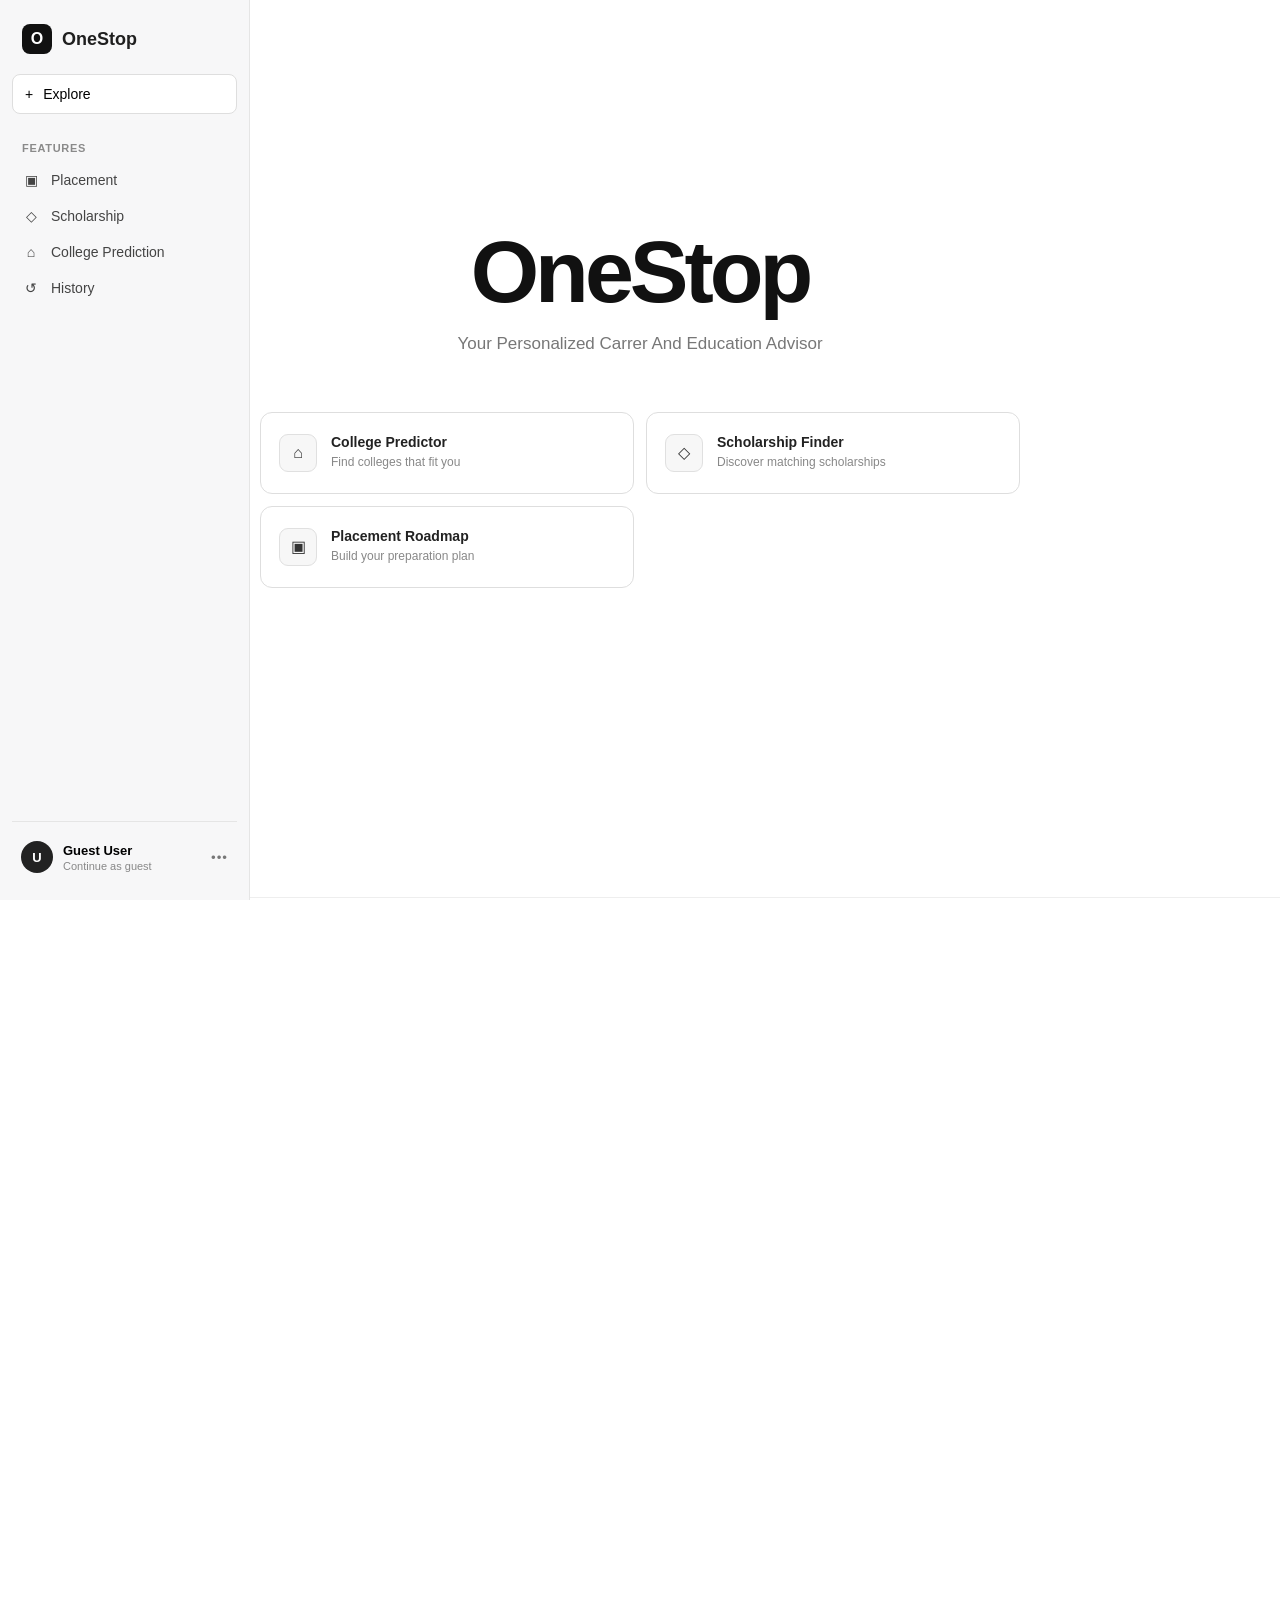
<file: frontend/index.html>
<!DOCTYPE html>
<html lang="en">

<head>
    <meta charset="UTF-8">
    <meta name="viewport" content="width=device-width, initial-scale=1.0">

    <title>OneStop - Placement Preparation</title>

    <link rel="stylesheet" href="css/style.css">
</head>

<body>

    <!-- ================= SIDEBAR ================= -->

    <aside class="sidebar">

        <div class="sidebar-top">

            <div class="logo">
                <span class="logo-mark">O</span>
                <span class="logo-text">OneStop</span>
            </div>

            <button class="new-chat-btn" id="newChatBtn">
                <span>+ </span>
                <span>Explore</span>
            </button>

            <!-- Features -->
            <div class="sidebar-section">

                <p class="sidebar-label">FEATURES</p>

                <button class="feature-item" data-feature="placement">
                    <span class="feature-icon">▣</span>
                    <span>Placement</span>
                </button>

                <button class="feature-item" data-feature="scholarship">
                    <span class="feature-icon">◇</span>
                    <span>Scholarship</span>
                </button>

                <button class="feature-item" data-feature="college">
                    <span class="feature-icon">⌂</span>
                    <span>College Prediction</span>
                </button>

                <button class="feature-item" data-feature="history">
                    <span class="feature-icon">↺</span>
                    <span>History</span>
                </button>

            </div>



        </div>


        <!-- ================= USER ACCOUNT ================= -->

        <div class="sidebar-bottom">

            <button class="user-account" id="userAccount">

                <div class="user-avatar">
                    U
                </div>

                <div class="user-info">
                    <span class="user-name">Guest User</span>
                    <span class="user-status">Continue as guest</span>
                </div>

                <span class="account-menu">•••</span>

            </button>

        </div>

    </aside>

    <!-- ================= ONESTOP LANDING PAGE ================= -->

    <section class="onestop-home" id="onestopHome">

        <div class="onestop-home-content">

            <h1 class="onestop-brand-title">
                OneStop
            </h1>

            <p class="onestop-home-subtitle">
                Your Personalized Carrer And Education Advisor
            </p>

            <p class="onestop-home-question">
                 
            </p>


            <div class="onestop-services">

                <!-- Career Guidance -->

                <!-- <button type="button" class="onestop-service-card" data-service="career">

                    <span class="onestop-service-icon">✦</span>

                    <span class="onestop-service-text">

                        <strong>
                            Career Guidance
                        </strong>

                        <small>
                            Explore your career path
                        </small>

                    </span>

                </button> -->


                <!-- College Predictor -->

                <button type="button" class="onestop-service-card" data-service="college">

                    <span class="onestop-service-icon">⌂</span>

                    <span class="onestop-service-text">

                        <strong>
                            College Predictor
                        </strong>

                        <small>
                            Find colleges that fit you
                        </small>

                    </span>

                </button>


                <!-- Scholarship Finder -->

                <button type="button" class="onestop-service-card" data-service="scholarship">

                    <span class="onestop-service-icon">◇</span>

                    <span class="onestop-service-text">

                        <strong>
                            Scholarship Finder
                        </strong>

                        <small>
                            Discover matching scholarships
                        </small>

                    </span>

                </button>


                <!-- Placement Roadmap -->

                <button type="button" class="onestop-service-card" data-service="placement">

                    <span class="onestop-service-icon">▣</span>

                    <span class="onestop-service-text">

                        <strong>
                            Placement Roadmap
                        </strong>

                        <small>
                            Build your preparation plan
                        </small>

                    </span>

                </button>

            </div>

        </div>

    </section>


    <!-- ================= MAIN AREA ================= -->



    <main class="main-content">

        <!-- Top navigation -->
        <header class="topbar">

            <div class="mobile-logo">
                <span class="logo-mark">O</span>
                <span>OneStop</span>
            </div>

            <div class="topbar-right">



            </div>

        </header>


        <!-- ================= PLACEMENT PAGE ================= -->

        <section class="placement-page" id="placementPage">

            <!-- Heading -->

            <div class="page-heading">

                <span class="page-eyebrow">
                    Build your preparation plan
                </span>

                <h1>
                    PLACEMENT PREPARATION
                </h1>

                <p>
                    Tell us about your target role and company.
                    OneStop will generate a personalized preparation roadmap.
                </p>

            </div>


            <!-- ================= INPUT CARD ================= -->

            <section class="placement-input-card">

                <div class="input-card-heading">

                    <div>
                        <h2>Placement Preparation</h2>

                        <p>
                            Enter your details to generate your preparation plan.
                        </p>
                    </div>

                </div>


                <form id="placementForm">

                    <div class="form-grid">

                        <!-- Company -->

                        <div class="form-group">

                            <label for="company">
                                Target Company
                            </label>

                            <input type="text" id="targetCompany" name="targetCompany" placeholder="e.g. Amazon"
                                required>

                        </div>


                        <!-- Role -->

                        <div class="form-group">

                            <label for="role">
                                Target Role
                            </label>

                            <input type="text" id="targetRole" name="targetRole" placeholder="e.g. SDE" required>

                        </div>


                        <!-- Preparation Days -->

                        <div class="form-group">

                            <label for="days">
                                Preparation Days
                            </label>

                            <input type="number" id="timeLeftDays" name="timeLeftDays" placeholder="e.g. 15" min="1"
                                required>

                        </div>




                        <!-- Generate -->

                        <div class="generate-area">

                            <button type="submit" class="generate-btn" id="generateBtn">

                                <span class="generate-icon">✦</span>

                                <span>
                                    Generate Preparation Plan
                                </span>

                            </button>

                        </div>

                </form>

            </section>


            <!-- ================= LOADING ================= -->

            <section class="loading-section hidden" id="loadingSection">

                <div class="loading-spinner"></div>

                <p>
                    Creating your personalized placement plan...
                </p>

            </section>


            <!-- ================= RESULT ================= -->

            <section class="result-section hidden" id="resultSection">

                <!-- Result heading -->

                <div class="result-heading">

                    <div>

                        <span class="page-eyebrow">
                            YOUR PLAN
                        </span>

                        <h2 id="resultTitle">
                            Placement Preparation Plan
                        </h2>

                        <p id="resultSubtitle">
                            Personalized preparation roadmap
                        </p>

                    </div>

                    <button class="new-plan-btn" id="newPlanBtn">
                        + New Plan
                    </button>

                </div>


                <!-- ================= SKILLS REQUIRED ================= -->

                <section class="result-card skills-card">

                    <div class="card-title">

                        <div>
                            <span class="section-number">01</span>
                            <h3>Skills Required</h3>
                        </div>

                    </div>

                    <div class="skills-container" id="skillsRequired">
                        <!-- JavaScript will render skillsRequired -->
                    </div>

                </section>


                <!-- ================= TWO COLUMN ================= -->

                <div class="result-grid">


                    <!-- HIRING PROCESS -->

                    <section class="result-card">

                        <div class="card-title">

                            <div>
                                <span class="section-number">02</span>
                                <h3>Hiring Process</h3>
                            </div>

                        </div>

                        <div class="hiring-process" id="hiringProcess">
                            <!-- JavaScript will render hiringProcess -->
                        </div>

                    </section>


                    <!-- PREPARATION PRIORITY -->

                    <section class="result-card">

                        <div class="card-title">

                            <div>
                                <span class="section-number">03</span>
                                <h3>Preparation Priority</h3>
                            </div>

                        </div>

                        <div class="priority-list" id="preparationPriority">
                            <!-- JavaScript will render preparationPriority -->
                        </div>

                    </section>

                </div>


                <!-- ================= PREVIOUSLY ASKED QUESTIONS ================= -->

                <section class="result-card">

                    <div class="card-title">

                        <div>
                            <span class="section-number">04</span>
                            <h3>Previously Asked Questions</h3>
                        </div>



                    </div>

                    <div class="questions-list" id="previouslyAskedQuestions">
                        <!-- JavaScript will render previouslyAskedQuestions -->
                    </div>

                </section>


                <!-- ================= PREPARATION ROADMAP ================= -->

                <section class="result-card">

                    <div class="card-title">

                        <div>
                            <span class="section-number">05</span>
                            <h3>Preparation Roadmap</h3>
                        </div>

                    </div>

                    <div class="roadmap-list" id="preparationRoadmap">
                        <!-- JavaScript will render preparationRoadmap -->
                    </div>

                </section>

            </section>

        </section>








        <!-- ================= SCHOLARSHIP PAGE ================= -->

        <section class="scholarship-page hidden" id="scholarshipPage">

            <!-- Heading -->

            <div class="page-heading">

                <span class="page-eyebrow">
                    Find scholarships you're eligible for
                </span>

                <h1>
                    SCHOLARSHIP FINDER
                </h1>

                <p>
                    Tell us about yourself and OneStop will find
                    scholarship opportunities matching your profile.
                </p>

            </div>


            <!-- ================= INPUT CARD ================= -->

            <section class="scholarship-input-card">

                <div class="input-card-heading">

                    <div>

                        <h2>
                            Scholarship Finder
                        </h2>

                        <p>
                            Enter your details to find matching scholarships.
                        </p>

                    </div>

                </div>


                <form id="scholarshipForm">

                    <div class="form-grid">

                        <!-- State -->

                        <div class="form-group">

                            <label for="scholarshipState">
                                Domicile <span class="required">*</span>
                            </label>

                            <select id="scholarshipState" name="" required>

                                <option value="">Select </option>



                                <option value="Andhra Pradesh">Andhra Pradesh</option>
                                <option value="Arunachal Pradesh">Arunachal Pradesh</option>
                                <option value="Assam">Assam</option>
                                <option value="Bihar">Bihar</option>
                                <option value="Chhattisgarh">Chhattisgarh</option>
                                <option value="Goa">Goa</option>
                                <option value="Gujarat">Gujarat</option>
                                <option value="Haryana">Haryana</option>
                                <option value="Himachal Pradesh">Himachal Pradesh</option>
                                <option value="Jharkhand">Jharkhand</option>
                                <option value="Karnataka">Karnataka</option>
                                <option value="Kerala">Kerala</option>
                                <option value="Madhya Pradesh">Madhya Pradesh</option>
                                <option value="Maharashtra">Maharashtra</option>
                                <option value="Manipur">Manipur</option>
                                <option value="Meghalaya">Meghalaya</option>
                                <option value="Mizoram">Mizoram</option>
                                <option value="Nagaland">Nagaland</option>
                                <option value="Odisha">Odisha</option>
                                <option value="Punjab">Punjab</option>
                                <option value="Rajasthan">Rajasthan</option>
                                <option value="Sikkim">Sikkim</option>
                                <option value="Tamil Nadu">Tamil Nadu</option>
                                <option value="Telangana">Telangana</option>
                                <option value="Tripura">Tripura</option>
                                <option value="Uttar Pradesh">Uttar Pradesh</option>
                                <option value="Uttarakhand">Uttarakhand</option>
                                <option value="West Bengal">West Bengal</option>






                                <option value="Andaman and Nicobar Islands">
                                    Andaman and Nicobar Islands
                                </option>

                                <option value="Chandigarh">
                                    Chandigarh
                                </option>

                                <option value="Dadra and Nagar Haveli and Daman and Diu">
                                    Dadra and Nagar Haveli and Daman and Diu
                                </option>

                                <option value="Delhi">
                                    Delhi
                                </option>

                                <option value="Jammu and Kashmir">
                                    Jammu and Kashmir
                                </option>

                                <option value="Ladakh">
                                    Ladakh
                                </option>

                                <option value="Lakshadweep">
                                    Lakshadweep
                                </option>

                                <option value="Puducherry">
                                    Puducherry
                                </option>

                                </optgroup>

                            </select>
                        </div>


                        <!-- Category -->

                        <div class="form-group">

                            <label for="scholarshipCategory">
                                Category <span class="required">*</span>
                            </label>

                            <select id="scholarshipCategory" name="category" required>
                                <option value="">Select category</option>
                                <option value="General">General</option>
                                <option value="OBC">OBC</option>
                                <option value="SC">SC</option>
                                <option value="ST">ST</option>
                                <option value="EWS">EWS</option>
                            </select>

                        </div>


                        <!-- Annual Family Income -->

                        <div class="form-group">

                            <label for="annualFamilyIncome">
                                Annual Family Income <span class="required">*</span>
                            </label>

                            <input type="number" id="annualFamilyIncome" name="annualFamilyIncome"
                                placeholder="e.g. 250000" min="0" step="1" required>

                        </div>


                        <!-- Course -->

                        <div class="form-group">

                            <label for="scholarshipCourse">
                                Course/Stream <span class="required">*</span>
                            </label>

                            <input type="text" id="scholarshipCourse" name="course" placeholder="e.g. B.Tech Or Science/Commerce/Arts" required>

                        </div>



                        <!-- Education Stage -->



                        <!-- ================= EDUCATION STAGE ================= -->

                        <div class="form-group">

                            <label for="educationStage">
                                Current Education Stage
                                <span class="required">*</span>
                            </label>

                            <select id="educationStage" name="educationStage" required>

                                <option value="">
                                    Select education stage
                                </option>

                                <option value="11th">
                                    Class 11
                                </option>

                                <option value="12th">
                                    Class 12
                                </option>

                                <option value="Diploma">
                                    Diploma
                                </option>

                                <option value="Undergraduate">
                                    Undergraduate
                                </option>

                                <option value="Postgraduate">
                                    Postgraduate
                                </option>

                            </select>

                        </div>


                        <!-- ================= CURRENT YEAR ================= -->

                        <div class="form-group">

                            <label for="currentYear">
                                Current Year / Semester
                                <span class="required">*</span>
                            </label>

                            <select id="currentYear" name="currentYear" required disabled>

                                <option value="">
                                    Select education stage first
                                </option>

                            </select>

                        </div>


                        <!-- ================= LAST QUALIFYING EXAM ================= -->

                        <div class="form-group">

                            <label for="lastQualifyingExam">
                                Last Qualifying Exam
                                <span class="required">*</span>
                            </label>

                            <input type="text" id="lastQualifyingExam" name="lastQualifyingExam"
                                placeholder="Automatically determined" readonly required>

                        </div>


                        <!-- ================= LAST QUALIFYING EXAM PERCENTAGE ================= -->

                        <div class="form-group">

                            <label for="lastQualifyingExamPercentage">
                                Last Qualifying Exam Percentage
                                <span class="required">*</span>
                            </label>

                            <input type="number" id="lastQualifyingExamPercentage" name="lastQualifyingExamPercentage"
                                placeholder="e.g. 82" min="0" max="100" step="0.01" required>

                        </div>





                        <!-- Gender -->

                        <div class="form-group">

                            <label for="scholarshipGender">
                                Gender <span class="required">*</span>
                            </label>

                            <select id="scholarshipGender" name="gender" required>
                                <option value="">Select gender</option>
                                <option value="Male">Male</option>
                                <option value="Female">Female</option>
                                <option value="Other">Other</option>
                            </select>

                        </div>


                        <!-- PwD -->

                        <div class="form-group">

                            <label for="scholarshipPwd">
                                PwD Status <span class="required">*</span>
                            </label>

                            <select id="scholarshipPwd" name="pwd" required>
                                <option value="">Select status</option>
                                <option value="false">No</option>
                                <option value="true">Yes</option>
                            </select>

                        </div>


                        <!-- Parent Occupation -->

                        <div class="form-group">

                            <label for="parentOccupation">
                                Parent Occupation <span class="required">*</span>
                            </label>

                            <input type="text" id="parentOccupation" name="parentOccupation"
                                placeholder="e.g. Private Employee" required>

                        </div>

                    </div>


                    <!-- Error -->

                    <div class="scholarship-form-error hidden" id="scholarshipFormError"></div>


                    <!-- Generate -->

                    <div class="generate-area">

                        <button type="submit" class="generate-btn" id="scholarshipFindBtn">

                            <span class="generate-icon">✦</span>

                            <span>
                                Find Scholarships
                            </span>

                        </button>

                    </div>

                </form>

            </section>


            <!-- ================= LOADING ================= -->

            <section class="loading-section hidden" id="scholarshipLoadingSection">

                <div class="loading-spinner"></div>

                <p>
                    Finding scholarships matching your profile...
                </p>

            </section>


            <!-- ================= ERROR ================= -->

            <section class="scholarship-message-card hidden" id="scholarshipErrorSection">

                <h3>
                    Unable to find scholarships
                </h3>

                <p id="scholarshipErrorMessage">
                    Something went wrong. Please try again.
                </p>

            </section>


            <!-- ================= RESULTS ================= -->

            <section class="scholarship-results hidden" id="scholarshipResults">

                <div class="result-heading">

                    <div>

                        <span class="page-eyebrow">
                            YOUR MATCHES
                        </span>

                        <h2>
                            Top Scholarships for You
                        </h2>

                        <p>
                            Scholarships ranked according to your profile.
                        </p>

                    </div>



                </div>


                <!-- Table -->

                <section class="scholarship-table-card">

                    <div class="scholarship-table-wrapper">

                        <table class="scholarship-table">

                            <thead>

                                <tr>
                                    <th>Scholarship</th>
                                    <th>Provider</th>
                                    <th>Eligibility</th>
                                    <th>Amount</th>
                                    <th>Deadline</th>
                                    <th>Match Score</th>
                                    <th>Status</th>
                                    <th>Apply</th>
                                </tr>

                            </thead>

                            <tbody id="scholarshipTableBody">
                            </tbody>

                        </table>

                    </div>

                </section>

            </section>


            <!-- ================= EMPTY ================= -->

            <section class="scholarship-message-card hidden" id="scholarshipEmptySection">

                <h3>
                    No matching scholarships found
                </h3>

                <p>
                    No matching scholarships found based on the information provided.
                </p>

                <button class="new-plan-btn" id="modifyScholarshipEmptyBtn" type="button">
                    Modify Profile & Search Again
                </button>

            </section>

        </section>












        <!-- ================= COLLEGE PREDICTION PAGE ================= -->

        <section class="college-prediction-page hidden" id="collegePredictionPage">

            <!-- ================= HEADING ================= -->

            <div class="page-heading">

                <span class="page-eyebrow">
                    Find colleges that fit you
                </span>

                <h1>
                    COLLEGE PREDICTION
                </h1>

                <p>
                    Tell us about your academic profile, entrance exam
                    and preferences. OneStop will suggest suitable colleges.
                </p>

            </div>


            <!-- ================= INPUT CARD ================= -->

            <section class="college-prediction-input-card">

                <div class="input-card-heading">

                    <div>

                        <h2>
                            College Prediction
                        </h2>

                        <p>
                            Fill or choose the information you have.
                            Optional fields can be left blank.
                        </p>

                    </div>

                </div>


                <form id="collegePredictionForm">

                    <div class="form-grid">

                        <!-- 10th Percentage -->

                        <div class="form-group">

                            <label for="collegeTenthPercentage">
                                10th Percentage*
                                <span class="college-required"></span>
                            </label>

                            <input type="number" id="collegeTenthPercentage" name="tenthPercentage" min="0" max="100"
                                step="0.01" placeholder="e.g. 88.5" required>

                        </div>


                        <!-- 12th Percentage -->

                        <div class="form-group">

                            <label for="collegeTwelfthPercentage">
                                12th Percentage
                                <span class="college-optional">Optional</span>
                            </label>

                            <input type="number" id="collegeTwelfthPercentage" name="twelfthPercentage" min="0"
                                max="100" step="0.01" placeholder="e.g. 82.0">

                        </div>


                        <!-- Diploma Percentage -->

                        <div class="form-group">

                            <label for="collegeDiplomaPercentage">
                                Diploma Percentage
                                <span class="college-optional">Optional</span>
                            </label>

                            <input type="number" id="collegeDiplomaPercentage" name="diplomaPercentage" min="0"
                                max="100" step="0.01" placeholder="e.g. 78.5">

                        </div>


                        <!-- Exam Type -->

                        <div class="form-group">

                            <label for="collegeExamType">
                                Exam Type*
                                <span class="college-required"></span>
                            </label>

                            <select id="collegeExamType" name="examType" required>

                                <option value="">
                                    Select Exam Type
                                </option>

                                <option value="JEE Main">
                                    JEE Main
                                </option>

                                <option value="JEE Advanced">
                                    JEE Advanced
                                </option>

                                <option value="NEET">
                                    NEET
                                </option>

                                <option value="CUET">
                                    CUET
                                </option>

                                <option value="BITSAT">
                                    BITSAT
                                </option>

                                <option value="WBJEE">
                                    WBJEE
                                </option>

                                <option value="MHT CET">
                                    MHT CET
                                </option>

                                <option value="Other">
                                    Other
                                </option>

                            </select>

                        </div>


                        <!-- Exam Rank / Percentile -->

                        <div class="form-group">

                            <label for="collegeExamRankPercentile">
                                Exam Rank/Percentile*
                                <span class="college-required"></span>
                            </label>

                            <div class="college-rank-input-wrapper">

                                <input type="text" id="collegeExamRankPercentile" name="examRankPercentile"
                                    placeholder="e.g. 12500 or 95.4" required>

                                <select id="collegeRankType" name="rankType" required>

                                    <option value="Rank">
                                        Rank
                                    </option>

                                    <option value="Percentile">
                                        Percentile
                                    </option>

                                </select>

                            </div>

                        </div>


                        <!-- Gender -->

                        <div class="form-group">

                            <label for="collegeGender">
                                Gender*
                                <span class="college-required"></span>
                            </label>

                            <select id="collegeGender" name="gender" required>

                                <option value="">
                                    Select Gender
                                </option>

                                <option value="Male">
                                    Male
                                </option>

                                <option value="Female">
                                    Female
                                </option>

                                <option value="Other">
                                    Other
                                </option>

                            </select>

                        </div>


                        <!-- Category -->

                        <div class="form-group">

                            <label for="collegeCategory">
                                Category*
                                <span class="college-required"></span>
                            </label>

                            <select id="collegeCategory" name="category" required>

                                <option value="">
                                    Select Category
                                </option>

                                <option value="General">
                                    General
                                </option>

                                <option value="EWS">
                                    EWS
                                </option>

                                <option value="OBC">
                                    OBC
                                </option>

                                <option value="SC">
                                    SC
                                </option>

                                <option value="ST">
                                    ST
                                </option>

                            </select>

                        </div>


                        <!-- PwD Status -->

                        <div class="form-group">

                            <label for="collegePwd">
                                PwD Status*
                                <span class="college-required"></span>
                            </label>

                            <select id="collegePwd" name="pwd" required>

                                <option value="">
                                    Select PwD Status
                                </option>

                                <option value="Applicable">
                                    Applicable
                                </option>

                                <option value="Not Applicable">
                                    Not Applicable
                                </option>

                            </select>

                        </div>


                        <!-- Preferred Course -->

                        <div class="form-group">

                            <label for="collegePreferredCourse">
                                Preferred Course*
                                <span class="college-required"></span>
                            </label>

                            <input type="text" id="collegePreferredCourse" name="preferredCourse"
                                placeholder="e.g. Computer Science and Engineering" required>

                        </div>


                        <!-- Home State -->

                        <div class="form-group">

                            <label for="collegeQuota">
                                Quota
                                <span class="college-optional">Optional</span>
                            </label>

                            <select id="collegeQuota" name="quota">

                                <option value="">
                                    Select Quota
                                </option>

                                <option value="Home State">
                                    Home State
                                </option>

                                <option value="Other State">
                                    Other State
                                </option>

                            </select>

                        </div>
                        <!-- College Type -->

                        <div class="form-group">

                            <label for="collegeType">
                                College Type
                                <span class="college-optional">Optional</span>
                            </label>

                            <select id="collegeType" name="collegeType">

                                <option value="">
                                    Select College Type
                                </option>

                                <option value="Government">
                                    Government
                                </option>

                                <option value="Private">
                                    Private
                                </option>

                                <option value="All">
                                    All
                                </option>

                            </select>

                        </div>


                        <!-- Target College -->

                        <div class="form-group">

                            <label for="collegeTargetCollege">
                                Target College
                                <span class="college-optional">Optional</span>
                            </label>

                            <input type="text" id="collegeTargetCollege" name="targetCollege"
                                placeholder="e.g. NIT Allahabad">

                        </div>

                    </div>


                    <!-- FORM ERROR -->

                    <div class="college-prediction-form-error hidden" id="collegePredictionFormError"></div>


                    <!-- ACTION -->

                    <div class="college-prediction-action">

                        <button type="submit" class="generate-btn" id="collegePredictionBtn">
                            Predict Colleges
                        </button>

                    </div>

                </form>

            </section>


            <!-- ================= LOADING ================= -->

            <section class="college-prediction-loading hidden" id="collegePredictionLoading">

                <div class="college-prediction-loading-card">

                    <div class="loading-spinner"></div>

                    <h3>
                        Analyzing your profile...
                    </h3>

                    <p>
                        Finding suitable college recommendations.
                    </p>

                </div>

            </section>


            <!-- ================= RESULTS ================= -->

            <section class="college-prediction-results hidden" id="collegePredictionResults">

                <div class="result-heading">

                    <div>

                        <span class="page-eyebrow">
                            COLLEGE RECOMMENDATIONS
                        </span>

                        <h2>
                            Recommended Colleges
                        </h2>

                        <p>
                            Colleges based on the information you provided.
                        </p>

                    </div>

                    <button type="button" class="new-plan-btn" id="collegePredictionNewBtn">
                        New Prediction
                    </button>

                </div>


                <!-- ================= KNOW MORE TABLE ================= -->

                <section class="college-prediction-table-card">

                    <div class="college-prediction-table-heading">

                         

                    </div>

                    <div class="college-prediction-table-wrapper">

                        <table class="college-prediction-table">

                            <thead>

                                <tr>

                                    <th>
                                        College
                                    </th>

                                    <th>
                                        Opening–Closing Rank
                                    </th>

                                    <th>
                                        Branch
                                    </th>

                                    <th>
                                        Fees
                                    </th>

                                    <th>
                                        Avg. Package
                                    </th>

                                    <th>
                                        Counselling
                                    </th>

                                </tr>

                            </thead>

                            <tbody id="collegePredictionTableBody">
                            </tbody>

                        </table>

                    </div>

                </section>


                <!-- ================= EMPTY ================= -->

                <section class="college-prediction-message-card hidden" id="collegePredictionEmpty">

                    <h3>
                        No college recommendations found
                    </h3>

                    <p>
                        No suitable colleges were returned for the
                        information provided.
                    </p>

                </section>


                <!-- ================= ERROR ================= -->

                <section class="college-prediction-message-card hidden" id="collegePredictionError">

                    <h3>
                        Unable to predict colleges
                    </h3>

                    <p id="collegePredictionErrorMessage">
                        Please try again.
                    </p>

                </section>

            </section>

        </section>



        <!-- ================= HISTORY PAGE ================= -->

        <section class="history-page hidden" id="historyPage">

            <div class="page-heading">

                <span class="page-eyebrow">
                    YOUR ACTIVITY
                </span>

                <h1>
                    HISTORY
                </h1>

                <p>
                    View your previous Placement, Scholarship and College
                    Prediction results.
                </p>

            </div>


            <!-- ================= LOADING ================= -->

            <section class="history-loading hidden" id="historyLoading">

                <div class="loading-spinner"></div>

                <p>
                    Loading your history...
                </p>

            </section>


            <!-- ================= ERROR ================= -->

            <section class="history-message-card hidden" id="historyError">

                <h3>
                    Unable to load history
                </h3>

                <p id="historyErrorMessage">
                    Something went wrong. Please try again.
                </p>

                <button type="button" class="new-plan-btn" id="historyRetryBtn">
                    Try Again
                </button>

            </section>


            <!-- ================= EMPTY ================= -->

            <section class="history-message-card hidden" id="historyEmpty">

                <h3>
                    No history yet
                </h3>

                <p>
                    Your generated Placement plans, Scholarship searches
                    and College predictions will appear here.
                </p>

            </section>


            <!-- ================= HISTORY LIST ================= -->

            <section class="history-list" id="historyList">

            </section>

        </section>



    </main>


    <!-- ================= MOBILE MENU ================= -->

    <button class="mobile-menu-btn" id="mobileMenuBtn" aria-label="Open menu">
        ☰
    </button>


    <!-- ============================================================
     AUTH MODAL
     ============================================================ -->

    <div class="auth-overlay hidden" id="authOverlay">

        <div class="auth-modal" id="authModal">

            <button type="button" class="auth-close" id="authClose" aria-label="Close">
                ×
            </button>


            <!-- ================= LOGIN ================= -->

            <div id="loginView">

                <div class="auth-header">

                    <div class="auth-logo-mark">
                        O
                    </div>

                    <h2>Welcome back</h2>

                    <p>
                        Sign in to continue to OneStop
                    </p>

                </div>


                <form id="loginForm">

                    <div class="auth-form-group">

                        <label for="loginEmail">
                            Email
                        </label>

                        <input type="email" id="loginEmail" placeholder="Enter your email" autocomplete="email"
                            required>

                    </div>


                    <div class="auth-form-group">

                        <label for="loginPassword">
                            Password
                        </label>

                        <input type="password" id="loginPassword" placeholder="Enter your password"
                            autocomplete="current-password" required>

                    </div>


                    <div class="auth-error hidden" id="loginError"></div>


                    <button type="submit" class="auth-primary-btn" id="loginBtn">
                        Sign in
                    </button>

                </form>


                <div class="auth-divider">

                    <span></span>

                    <p>or</p>

                    <span></span>

                </div>


                <button type="button" class="google-auth-btn" id="googleLoginBtn">

                    <span class="google-icon">G</span>

                    <span>Continue with Google</span>

                </button>


                <p class="auth-switch">

                    Don't have an account?

                    <button type="button" id="showSignupBtn">
                        Sign up
                    </button>

                </p>

            </div>


            <!-- ================= SIGNUP ================= -->

            <div id="signupView" class="hidden">

                <div class="auth-header">

                    <div class="auth-logo-mark">
                        O
                    </div>

                    <h2>Create account</h2>

                    <p>
                        Create your OneStop account
                    </p>

                </div>


                <form id="signupForm">

                    <div class="auth-form-group">

                        <label for="signupName">
                            Name
                        </label>

                        <input type="text" id="signupName" placeholder="Enter your name" autocomplete="name" required>

                    </div>


                    <div class="auth-form-group">

                        <label for="signupEmail">
                            Email
                        </label>

                        <input type="email" id="signupEmail" placeholder="Enter your email" autocomplete="email"
                            required>

                    </div>


                    <div class="auth-form-group">

                        <label for="signupPassword">
                            Password
                        </label>

                        <input type="password" id="signupPassword" placeholder="Create a password"
                            autocomplete="new-password" minlength="8" required>

                    </div>


                    <div class="auth-error hidden" id="signupError"></div>


                    <button type="submit" class="auth-primary-btn" id="signupBtn">
                        Sign up
                    </button>

                </form>


                <div class="auth-divider">

                    <span></span>

                    <p>or</p>

                    <span></span>

                </div>


                <button type="button" class="google-auth-btn" id="googleSignupBtn">

                    <span class="google-icon">G</span>

                    <span>Continue with Google</span>

                </button>


                <p class="auth-switch">

                    Already have an account?

                    <button type="button" id="showLoginBtn">
                        Sign in
                    </button>

                </p>

            </div>

        </div>

    </div>


    <!-- ============================================================
     ACCOUNT MENU
     ============================================================ -->

    <div class="account-popover hidden" id="accountPopover">

        <div class="account-popover-header">

            <div class="account-popover-avatar" id="accountPopoverAvatar">
                U
            </div>

            <div>

                <strong id="accountPopoverName">
                    Guest User
                </strong>

                <span id="accountPopoverEmail">
                    Continue as guest
                </span>

            </div>

        </div>


        <div class="account-popover-divider"></div>


        <button type="button" class="account-menu-item" id="accountLoginBtn">
            Sign in
        </button>


        <button type="button" class="account-menu-item hidden" id="accountLogoutBtn">
            Sign out
        </button>

    </div>


    <!-- ================= HISTORY VIEW MODAL ================= -->

    <div class="history-modal-overlay hidden" id="historyModalOverlay">

        <div class="history-modal">

            <button type="button" class="history-modal-close" id="historyModalClose">
                ×
            </button>


            <div class="history-modal-header">

                <span class="page-eyebrow" id="historyModalModule">
                    HISTORY
                </span>

                <h2 id="historyModalTitle">
                    History Result
                </h2>

                <p id="historyModalDate">
                </p>

            </div>


            <div class="history-result-section">

                <div class="history-result-label">
                    INPUT
                </div>

                <pre class="history-json" id="historyRequestData"></pre>

            </div>


            <div class="history-result-section">

                <div class="history-result-label">
                    RESULT
                </div>

                <pre class="history-json" id="historyResponseData"></pre>

            </div>

        </div>

    </div>


    <script src="js/auth.js"></script>
    <script src="js/app.js"></script>


</body>

</html>
</file>
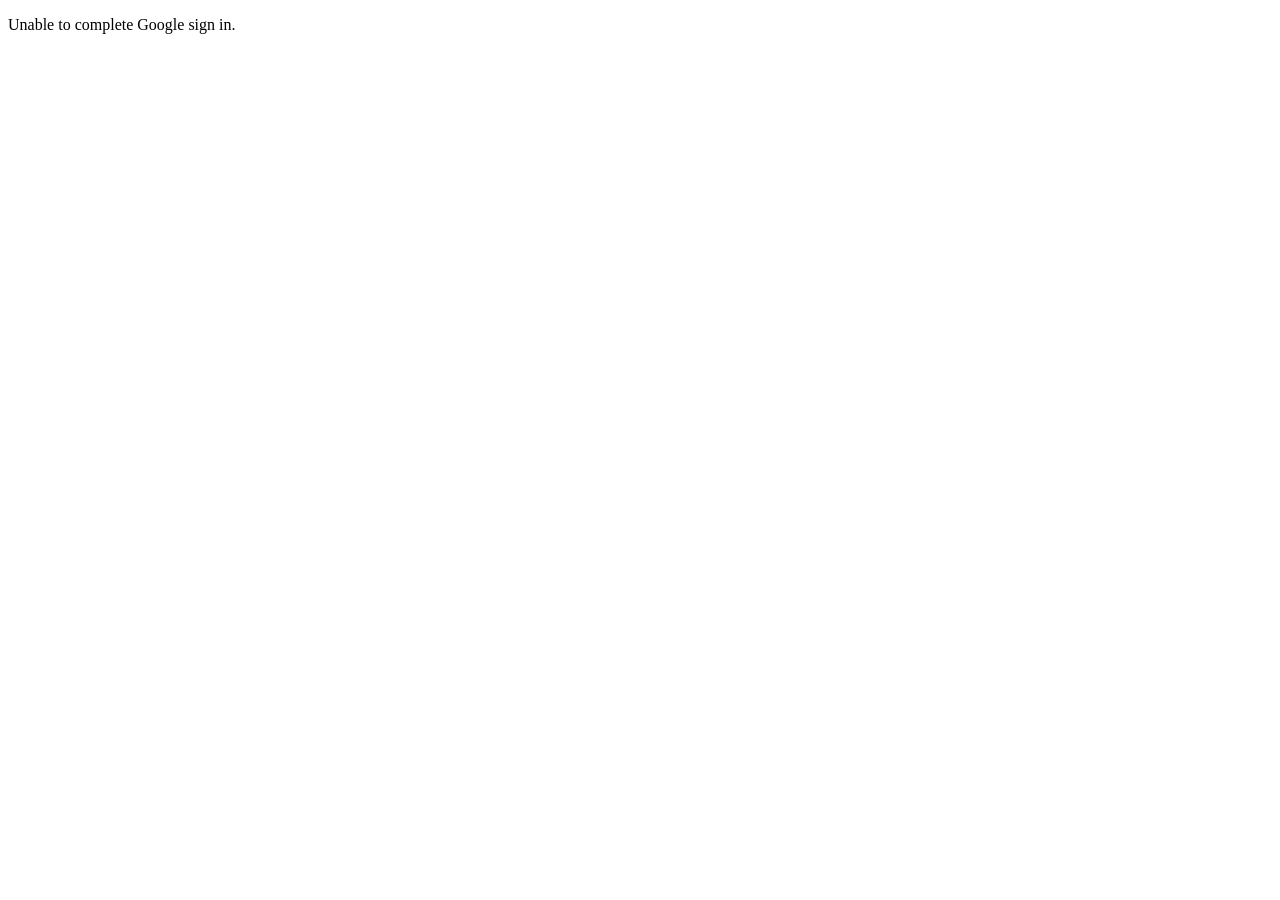
<file: frontend/oauth2-success.html>
<!DOCTYPE html>
<html lang="en">

<head>

    <meta charset="UTF-8">

    <meta
            name="viewport"
            content="width=device-width, initial-scale=1.0"
    >

    <title>Signing you in...</title>

</head>

<body>

<script>

    const params =
        new URLSearchParams(
            window.location.search
        );

    const token =
        params.get("token");

    if (token) {

        localStorage.setItem(
            "onestop_token",
            token
        );

        window.location.href =
            "index.html";

    } else {

        document.body.innerHTML =
            "<p>Unable to complete Google sign in.</p>";

    }

</script>

</body>

</html>
</file>
<file: frontend/css/style.css>
/* =========================
   RESET
========================= */

* {
    margin: 0;
    padding: 0;
    box-sizing: border-box;
}

html {
    scroll-behavior: smooth;
}

body {
    font-family: Arial, Helvetica, sans-serif;
    background: #ffffff;
    color: #1f1f1f;
    min-height: 100vh;
}


/* =========================
   SIDEBAR
========================= */

.sidebar {
    position: fixed;
    left: 0;
    top: 0;
    width: 250px;
    height: 100vh;

    background: #f7f7f8;
    border-right: 1px solid #e5e5e5;

    display: flex;
    flex-direction: column;
    justify-content: space-between;

    padding: 18px 12px;

    z-index: 100;
}

.sidebar-top {
    width: 100%;
}


/* =========================
   LOGO
========================= */

.logo {
    display: flex;
    align-items: center;
    gap: 10px;

    padding: 6px 10px 20px;
}

.logo-mark {
    width: 30px;
    height: 30px;

    border-radius: 8px;

    display: flex;
    align-items: center;
    justify-content: center;

    background: #111111;
    color: white;

    font-size: 16px;
    font-weight: 700;
}

.logo-text {
    font-size: 18px;
    font-weight: 600;
}


/* =========================
   NEW PREPARATION
========================= */

.new-chat-btn {
    width: 100%;

    border: 1px solid #dedede;
    border-radius: 8px;

    background: #ffffff;

    padding: 11px 12px;

    display: flex;
    align-items: center;
    gap: 10px;

    font-size: 14px;

    cursor: pointer;

    transition: 0.2s ease;
}

.new-chat-btn:hover {
    background: #eeeeee;
}


/* =========================
   SIDEBAR SECTIONS
========================= */

.sidebar-section {
    margin-top: 28px;
}

.sidebar-label {
    padding: 0 10px;
    margin-bottom: 8px;

    font-size: 11px;
    font-weight: 600;

    color: #8a8a8a;
    letter-spacing: 0.7px;
}

.feature-item,
.recent-item {
    width: 100%;

    border: none;
    background: transparent;

    padding: 10px;

    border-radius: 7px;

    display: flex;
    align-items: center;
    gap: 11px;

    font-size: 14px;
    color: #444;

    text-align: left;
}

.feature-item {
    cursor: pointer;
}

.feature-item:hover,
.feature-item.active {
    background: #e9e9e9;
    color: #111;
}

.feature-icon,
.recent-icon {
    width: 18px;
    text-align: center;
}

.recent-item {
    cursor: default;
}


/* =========================
   USER ACCOUNT
========================= */

.sidebar-bottom {
    border-top: 1px solid #e5e5e5;
    padding-top: 10px;
}

.user-account {
    width: 100%;

    border: none;
    background: transparent;

    padding: 9px;

    display: flex;
    align-items: center;
    gap: 10px;

    border-radius: 8px;

    cursor: pointer;

    text-align: left;
}

.user-account:hover {
    background: #e9e9e9;
}

.user-avatar {
    width: 32px;
    height: 32px;

    border-radius: 50%;

    background: #222;
    color: white;

    display: flex;
    align-items: center;
    justify-content: center;

    font-size: 13px;
    font-weight: 600;
}

.user-info {
    flex: 1;

    display: flex;
    flex-direction: column;

    gap: 2px;
}

.user-name {
    font-size: 13px;
    font-weight: 600;
}

.user-status {
    font-size: 11px;
    color: #888;
}

.account-menu {
    color: #777;
    letter-spacing: 1px;
}


/* =========================
   MAIN CONTENT
========================= */

.main-content {
    margin-left: 250px;
    min-height: 100vh;
}


/* =========================
   TOPBAR
========================= */

.topbar {
    height: 58px;

    display: flex;
    align-items: center;
    justify-content: flex-end;

    padding: 0 35px;

    border-bottom: 1px solid #eeeeee;
}

.topbar-right {
    display: flex;
    gap: 8px;
}

.topbar-link {
    border: none;
    background: transparent;

    padding: 8px 12px;

    font-size: 14px;
    color: #555;

    cursor: pointer;
}


/* =========================
   PLACEMENT PAGE
========================= */

.placement-page {
    width: min(1050px, calc(100% - 50px));

    margin: 0 auto;

    padding: 55px 0 80px;
}


/* =========================
   PAGE HEADING
========================= */

.page-heading {
    margin-bottom: 35px;
}

.page-eyebrow {
    display: block;

    margin-bottom: 10px;

    font-size: 12px;
    font-weight: 700;

    letter-spacing: 1.5px;

    color: #777;
}

.page-heading h1 {
    font-size: 34px;
    line-height: 1.2;

    letter-spacing: -0.8px;

    margin-bottom: 12px;
}

.page-heading p {
    max-width: 650px;

    color: #707070;

    font-size: 15px;
    line-height: 1.6;
}


/* =========================
   INPUT CARD
========================= */

.placement-input-card {
    border: 1px solid #dedede;
    border-radius: 14px;

    background: #ffffff;

    padding: 28px;

    box-shadow: 0 2px 10px rgba(0, 0, 0, 0.03);
}

.input-card-heading {
    margin-bottom: 25px;
}

.input-card-heading h2 {
    font-size: 19px;
    margin-bottom: 6px;
}

.input-card-heading p {
    font-size: 13px;
    color: #777;
}


/* =========================
   FORM
========================= */

.form-grid {
    display: grid;
    grid-template-columns: 1fr 1fr;

    gap: 20px;
}

.form-group {
    display: flex;
    flex-direction: column;
    gap: 8px;
}

.form-group.full-width {
    margin-top: 20px;
}

.form-group label {
    font-size: 13px;
    font-weight: 600;
    color: #333;
}

.form-group input,
.form-group select,
.form-group textarea {
    width: 100%;

    border: 1px solid #d9d9d9;
    border-radius: 8px;

    background: #ffffff;

    padding: 12px 13px;

    font-family: inherit;
    font-size: 14px;

    color: #222;

    outline: none;

    transition: border 0.2s ease,
                box-shadow 0.2s ease;
}

.form-group input::placeholder,
.form-group textarea::placeholder {
    color: #a1a1a1;
}

.form-group input:focus,
.form-group select:focus,
.form-group textarea:focus {
    border-color: #999;

    box-shadow: 0 0 0 3px rgba(0, 0, 0, 0.04);
}

.form-group textarea {
    resize: vertical;
    min-height: 90px;
}


/* =========================
   GENERATE BUTTON
========================= */

.generate-area {
    display: flex;
    justify-content: flex-end;

    margin-top: 24px;
}

.generate-btn {
    border: none;
    border-radius: 8px;

    background: #111111;
    color: #ffffff;

    padding: 12px 18px;

    display: flex;
    align-items: center;
    gap: 9px;

    font-size: 13px;
    font-weight: 600;

    cursor: pointer;

    transition: 0.2s ease;
}

.generate-btn:hover {
    background: #333333;
}

.generate-btn:disabled {
    opacity: 0.6;
    cursor: not-allowed;
}

.generate-icon {
    font-size: 14px;
}


/* =========================
   LOADING
========================= */

.loading-section {
    display: flex;
    flex-direction: column;
    align-items: center;

    padding: 70px 20px;

    color: #777;

    gap: 16px;
}

.loading-spinner {
    width: 30px;
    height: 30px;

    border: 3px solid #e4e4e4;
    border-top-color: #222;

    border-radius: 50%;

    animation: spin 0.8s linear infinite;
}

@keyframes spin {
    to {
        transform: rotate(360deg);
    }
}


/* =========================
   RESULT
========================= */

.result-section {
    margin-top: 50px;
}

.result-heading {
    display: flex;
    align-items: flex-end;
    justify-content: space-between;

    margin-bottom: 25px;
}

.result-heading h2 {
    font-size: 28px;
    letter-spacing: -0.5px;

    margin-bottom: 7px;
}

.result-heading p {
    color: #777;
    font-size: 14px;
}

.new-plan-btn {
    border: 1px solid #d8d8d8;
    border-radius: 8px;

    background: #ffffff;

    padding: 9px 13px;

    font-size: 13px;

    cursor: pointer;
}

.new-plan-btn:hover {
    background: #f5f5f5;
}


/* =========================
   RESULT CARDS
========================= */

.result-card {
    border: 1px solid #dedede;
    border-radius: 13px;

    background: #ffffff;

    padding: 25px;

    margin-bottom: 20px;
}

.card-title {
    display: flex;
    align-items: center;
    justify-content: space-between;

    margin-bottom: 22px;
}

.card-title > div {
    display: flex;
    align-items: center;
    gap: 10px;
}

.card-title h3 {
    font-size: 16px;
}

.section-number {
    font-size: 11px;
    font-weight: 700;

    color: #888;
}

.card-hint {
    font-size: 11px;
    color: #999;
}


/* =========================
   SKILLS
========================= */

.skills-container {
    display: flex;
    flex-wrap: wrap;
    gap: 9px;
}

.skill-tag {
    padding: 8px 12px;

    background: #f5f5f5;

    border: 1px solid #e4e4e4;
    border-radius: 20px;

    font-size: 13px;
}


/* =========================
   TWO COLUMN RESULT
========================= */

.result-grid {
    display: grid;

    grid-template-columns: 1fr 1fr;

    gap: 20px;
}


/* =========================
   HIRING PROCESS
========================= */

.hiring-process {
    display: flex;
    flex-direction: column;
}

.hiring-item {
    position: relative;

    display: flex;
    gap: 14px;

    padding-bottom: 22px;
}

.hiring-item:last-child {
    padding-bottom: 0;
}

.hiring-line {
    position: absolute;

    left: 5px;
    top: 13px;
    bottom: 0;

    width: 1px;

    background: #dedede;
}

.hiring-item:last-child .hiring-line {
    display: none;
}

.hiring-dot {
    width: 11px;
    height: 11px;

    flex-shrink: 0;

    margin-top: 3px;

    border: 2px solid #222;
    border-radius: 50%;

    background: #ffffff;

    position: relative;
    z-index: 2;
}

.hiring-content {
    display: flex;
    flex-direction: column;
    gap: 5px;
}

.hiring-stage {
    font-size: 13px;
    font-weight: 600;
}

.hiring-focus {
    font-size: 12px;
    color: #777;
    line-height: 1.5;
}


/* =========================
   PREPARATION PRIORITY
========================= */

.priority-list {
    display: flex;
    flex-direction: column;
}

.priority-item {
    display: flex;
    align-items: center;

    padding: 12px 0;

    border-bottom: 1px solid #eeeeee;

    gap: 12px;
}

.priority-item:first-child {
    padding-top: 0;
}

.priority-item:last-child {
    border-bottom: none;
    padding-bottom: 0;
}

.priority-rank {
    width: 25px;

    font-size: 12px;
    font-weight: 700;

    color: #777;
}

.priority-area {
    flex: 1;

    font-size: 13px;
    font-weight: 600;
}

.priority-days {
    font-size: 12px;
    color: #777;
}


/* =========================
   PREVIOUSLY ASKED QUESTIONS
========================= */

.questions-list {
    display: flex;
    flex-direction: column;
}

.question-item {
    border-bottom: 1px solid #eeeeee;
}

.question-item:last-child {
    border-bottom: none;
}

.question-button {
    width: 100%;

    border: none;
    background: transparent;

    padding: 14px 0;

    display: flex;
    align-items: center;

    text-align: left;

    cursor: pointer;
}

.question-number {
    width: 45px;

    font-size: 11px;
    font-weight: 700;

    color: #999;
}

.question-text {
    flex: 1;

    font-size: 13px;
    color: #333;
}

.question-plus {
    font-size: 18px;
    color: #777;

    transition: transform 0.2s ease;
}

.question-answer {
    display: none;

    padding: 0 35px 15px 45px;

    font-size: 12px;
    line-height: 1.6;

    color: #777;
}

.question-item.open .question-answer {
    display: block;
}

.question-item.open .question-plus {
    transform: rotate(45deg);
}


/* =========================
   ROADMAP
========================= */

.roadmap-list {
    position: relative;

    display: flex;
    flex-direction: column;
}

.roadmap-item {
    display: grid;

    grid-template-columns: 110px 30px 1fr;

    align-items: center;

    min-height: 60px;

    border-bottom: 1px solid #eeeeee;
}

.roadmap-item:last-child {
    border-bottom: none;
}

.roadmap-days {
    font-size: 13px;
    font-weight: 700;
}

.roadmap-arrow {
    font-size: 16px;
    color: #999;
}

.roadmap-focus {
    font-size: 13px;
    color: #555;
}


/* =========================
   HIDDEN
========================= */

.hidden {
    display: none !important;
}


/* =========================
   MOBILE
========================= */

.mobile-logo,
.mobile-menu-btn {
    display: none;
}


/* =========================
   RESPONSIVE
========================= */

@media (max-width: 900px) {

    .sidebar {
        width: 220px;
    }

    .main-content {
        margin-left: 220px;
    }

    .placement-page {
        width: calc(100% - 35px);
    }

    .result-grid {
        grid-template-columns: 1fr;
    }
}


@media (max-width: 700px) {

    .sidebar {
        transform: translateX(-100%);

        transition: transform 0.25s ease;
    }

    .sidebar.open {
        transform: translateX(0);
    }

    .main-content {
        margin-left: 0;
    }

    .topbar {
        justify-content: space-between;
        padding: 0 18px;
    }

    .mobile-logo {
        display: flex;
        align-items: center;
        gap: 8px;

        font-size: 16px;
        font-weight: 600;
    }

    .mobile-logo .logo-mark {
        width: 27px;
        height: 27px;
    }

    .mobile-menu-btn {
        display: flex;

        position: fixed;

        left: 15px;
        bottom: 15px;

        width: 42px;
        height: 42px;

        border: 1px solid #ddd;
        border-radius: 50%;

        background: #fff;

        align-items: center;
        justify-content: center;

        cursor: pointer;

        z-index: 150;
    }

    .placement-page {
        width: calc(100% - 28px);

        padding-top: 35px;
    }

    .page-heading h1 {
        font-size: 27px;
    }

    .placement-input-card {
        padding: 20px;
    }

    .form-grid {
        grid-template-columns: 1fr;
    }

    .result-heading {
        align-items: flex-start;

        flex-direction: column;

        gap: 15px;
    }

    .result-card {
        padding: 19px;
    }

    .roadmap-item {
        grid-template-columns: 85px 25px 1fr;
    }
}


@media (max-width: 450px) {

    .topbar-right {
        display: none;
    }

    .page-heading h1 {
        font-size: 24px;
    }

    .generate-area {
        justify-content: stretch;
    }

    .generate-btn {
        width: 100%;
        justify-content: center;
    }

    .roadmap-item {
        grid-template-columns: 1fr;

        gap: 5px;

        padding: 14px 0;
    }

    .roadmap-arrow {
        display: none;
    }
}

/* =========================================================
   SCHOLARSHIP FINDER
   Module 2
========================================================= */

.scholarship-page {
    width: min(1050px, calc(100% - 50px));
    margin: 0 auto;
    padding: 55px 0 80px;
}


/* =========================
   REQUIRED FIELD
========================= */

.required {
    color: #777;
}


/* =========================
   SCHOLARSHIP FORM
========================= */

.scholarship-input-card {
    border: 1px solid #dedede;
    border-radius: 14px;

    background: #ffffff;

    padding: 28px;

    box-shadow: 0 2px 10px rgba(0, 0, 0, 0.03);
}


/* =========================
   FORM ERROR
========================= */

.scholarship-form-error {
    margin-top: 20px;

    padding: 11px 13px;

    border: 1px solid #d8d8d8;
    border-radius: 8px;

    background: #f7f7f7;

    color: #555;

    font-size: 13px;
    line-height: 1.5;
}


/* =========================
   RESULTS
========================= */

.scholarship-results {
    margin-top: 50px;
}


/* =========================
   TABLE CARD
========================= */

.scholarship-table-card {
    border: 1px solid #dedede;
    border-radius: 13px;

    background: #ffffff;

    padding: 0;

    margin-bottom: 20px;

    overflow: hidden;
}


/* =========================
   TABLE WRAPPER
========================= */

.scholarship-table-wrapper {
    width: 100%;
    overflow-x: auto;
}


/* =========================
   TABLE
========================= */

.scholarship-table {
    width: 100%;

    min-width: 1050px;

    border-collapse: collapse;

    font-size: 13px;
}


.scholarship-table th {
    position: sticky;
    top: 0;

    background: #f7f7f8;

    border-bottom: 1px solid #dedede;

    padding: 14px 15px;

    text-align: left;

    font-size: 11px;
    font-weight: 700;

    color: #666;

    white-space: nowrap;

    z-index: 2;
}


.scholarship-table td {
    padding: 16px 15px;

    border-bottom: 1px solid #eeeeee;

    vertical-align: top;

    color: #444;

    line-height: 1.5;
}


.scholarship-table tbody tr:last-child td {
    border-bottom: none;
}


.scholarship-table tbody tr:hover {
    background: #fafafa;
}


/* =========================
   TABLE COLUMN WIDTHS
========================= */

.scholarship-table th:nth-child(1),
.scholarship-table td:nth-child(1) {
    min-width: 190px;
}


.scholarship-table th:nth-child(2),
.scholarship-table td:nth-child(2) {
    min-width: 150px;
}


.scholarship-table th:nth-child(3),
.scholarship-table td:nth-child(3) {
    min-width: 230px;
}


.scholarship-table th:nth-child(4),
.scholarship-table td:nth-child(4) {
    min-width: 110px;
}


.scholarship-table th:nth-child(5),
.scholarship-table td:nth-child(5) {
    min-width: 120px;
}


.scholarship-table th:nth-child(6),
.scholarship-table td:nth-child(6) {
    min-width: 110px;
}


.scholarship-table th:nth-child(7),
.scholarship-table td:nth-child(7) {
    min-width: 190px;
}


.scholarship-table th:nth-child(8),
.scholarship-table td:nth-child(8) {
    min-width: 100px;
}


/* =========================
   MATCH SCORE BADGE
========================= */

.scholarship-match-badge {
    display: inline-flex;

    align-items: center;
    justify-content: center;

    padding: 5px 9px;

    border: 1px solid #d8d8d8;
    border-radius: 999px;

    background: #f5f5f5;

    font-size: 12px;
    font-weight: 700;

    white-space: nowrap;
}


/* =========================
   STATUS BADGE
========================= */

.scholarship-status-badge {
    display: inline-block;

    padding: 5px 9px;

    border: 1px solid #dedede;
    border-radius: 999px;

    background: #f7f7f7;

    font-size: 11px;

    line-height: 1.4;
}


/* =========================
   APPLY BUTTON
========================= */

.scholarship-apply-btn {
    display: inline-flex;

    align-items: center;
    justify-content: center;

    padding: 7px 11px;

    border: 1px solid #d8d8d8;
    border-radius: 7px;

    background: #111111;
    color: #ffffff;

    font-size: 12px;
    font-weight: 600;

    text-decoration: none;

    white-space: nowrap;

    cursor: pointer;

    transition: 0.2s ease;
}


.scholarship-apply-btn:hover {
    background: #333333;
}


.scholarship-apply-btn.view-details {
    background: #ffffff;
    color: #222222;
}


.scholarship-apply-btn.view-details:hover {
    background: #f5f5f5;
}


/* =========================
   MESSAGE CARD
========================= */

.scholarship-message-card {
    margin-top: 40px;

    border: 1px solid #dedede;
    border-radius: 13px;

    background: #ffffff;

    padding: 30px;

    text-align: center;
}


.scholarship-message-card h3 {
    font-size: 17px;

    margin-bottom: 8px;
}


.scholarship-message-card p {
    color: #777;

    font-size: 13px;

    line-height: 1.6;

    margin-bottom: 20px;
}


/* =========================
   SCHOLARSHIP RESPONSIVE
========================= */

@media (max-width: 700px) {

    .scholarship-page {
        width: calc(100% - 28px);

        padding-top: 35px;
    }

    .scholarship-input-card {
        padding: 20px;
    }

    .scholarship-results {
        margin-top: 40px;
    }

    .scholarship-table-card {
        border-radius: 10px;
    }

    .scholarship-table {
        min-width: 1050px;
    }

    .scholarship-message-card {
        padding: 22px;
    }
}


/* =========================================================
   ONESTOP LANDING PAGE
========================================================= */

.onestop-home {
    min-height: calc(100vh - 60px);

    display: flex;
    align-items: center;
    justify-content: center;

    padding: 45px 30px 70px;

    box-sizing: border-box;
}


.onestop-home-content {
    width: 100%;
    max-width: 760px;

    margin: 0 auto;

    text-align: center;
}


/* =========================
   MAIN BRAND
========================= */

.onestop-brand-title {
    margin: 0;

    font-size: clamp(58px, 8vw, 88px);

    line-height: 1;

    letter-spacing: -4px;

    font-weight: 700;

    color: #111111;
}


.onestop-home-subtitle {
    margin-top: 18px;

    font-size: 17px;

    color: #777777;
}


.onestop-home-question {
    margin-top: 58px;
    margin-bottom: 22px;

    font-size: 14px;

    color: #666666;
}


/* =========================
   SERVICES
========================= */

.onestop-services {
    width: 100%;

    display: grid;

    grid-template-columns:
        repeat(2, minmax(0, 1fr));

    gap: 12px;
}


.onestop-service-card {
    width: 100%;

    min-height: 82px;

    padding: 17px 18px;

    display: flex;

    align-items: center;

    gap: 14px;

    text-align: left;

    border: 1px solid #dedede;

    border-radius: 12px;

    background: #ffffff;

    color: #222222;

    cursor: pointer;

    transition:
        background 0.18s ease,
        border-color 0.18s ease,
        transform 0.18s ease;
}


.onestop-service-card:hover {
    background: #fafafa;

    border-color: #cfcfcf;

    transform: translateY(-1px);
}


.onestop-service-card:active {
    transform: translateY(0);
}


/* =========================
   SERVICE ICON
========================= */

.onestop-service-icon {
    width: 38px;
    height: 38px;

    flex-shrink: 0;

    display: flex;

    align-items: center;
    justify-content: center;

    border: 1px solid #e0e0e0;

    border-radius: 9px;

    background: #f7f7f7;

    font-size: 16px;

    color: #333333;
}


/* =========================
   SERVICE TEXT
========================= */

.onestop-service-text {
    display: flex;

    flex-direction: column;

    gap: 4px;
}


.onestop-service-text strong {
    font-size: 14px;

    font-weight: 600;

    color: #222222;
}


.onestop-service-text small {
    font-size: 12px;

    color: #888888;

    line-height: 1.4;
}


/* =========================
   MOBILE
========================= */

@media (max-width: 700px) {

    .onestop-home {
        min-height: calc(100vh - 60px);

        padding:
            30px 18px 60px;
    }


    .onestop-brand-title {
        font-size: 58px;

        letter-spacing: -3px;
    }


    .onestop-home-subtitle {
        font-size: 15px;
    }


    .onestop-home-question {
        margin-top: 42px;
    }


    .onestop-services {
        grid-template-columns: 1fr;
    }


    .onestop-service-card {
        min-height: 76px;
    }

}


@media (max-width: 450px) {

    .onestop-brand-title {
        font-size: 50px;
    }

    .onestop-home {
        padding-left: 14px;
        padding-right: 14px;
    }

}


/* ============================================================
   MODULE 3 — COLLEGE PREDICTION
   New styles only — do not modify existing module styles
   ============================================================ */

.college-prediction-page {
    width: 100%;
    max-width: 1100px;
    margin: 0 auto;
    padding: 40px 32px 80px;
}


/* ============================================================
   PAGE HEADING
   ============================================================ */

.college-prediction-page .page-heading {
    margin-bottom: 32px;
}

.college-prediction-page .page-heading h1 {
    margin: 8px 0 10px;
    font-size: 32px;
    line-height: 1.2;
    font-weight: 600;
}

.college-prediction-page .page-heading p {
    margin: 0;
    max-width: 650px;
    line-height: 1.6;
}


/* ============================================================
   REQUIRED / OPTIONAL LABELS
   ============================================================ */

.college-required {
    margin-left: 6px;
    font-size: 12px;
    font-weight: 500;
}

.college-optional {
    margin-left: 6px;
    font-size: 12px;
    font-weight: 400;
    opacity: 0.6;
}


/* ============================================================
   INPUT CARD
   ============================================================ */

.college-prediction-input-card {
    width: 100%;
    padding: 30px;
    border: 1px solid var(--border-color, #e5e5e5);
    border-radius: 16px;
    background: var(--card-bg, #ffffff);
}

.input-card-heading {
    margin-bottom: 28px;
}

.input-card-heading h2 {
    margin: 0 0 7px;
    font-size: 21px;
    font-weight: 600;
}

.input-card-heading p {
    margin: 0;
    line-height: 1.5;
    opacity: 0.7;
}


/* ============================================================
   FORM GRID
   ============================================================ */

.college-prediction-page .form-grid {
    display: grid;
    grid-template-columns: repeat(2, minmax(0, 1fr));
    gap: 24px 22px;
}


/* ============================================================
   FORM GROUP
   ============================================================ */

.college-prediction-page .form-group {
    display: flex;
    flex-direction: column;
    gap: 8px;
}

.college-prediction-page .form-group label {
    font-size: 14px;
    font-weight: 500;
    line-height: 1.4;
}


/* ============================================================
   INPUTS + SELECTS
   ============================================================ */

.college-prediction-page .form-group input,
.college-prediction-page .form-group select {
    width: 100%;
    min-height: 46px;
    padding: 11px 13px;
    border: 1px solid var(--border-color, #dcdcdc);
    border-radius: 9px;
    background: var(--input-bg, #ffffff);
    color: inherit;
    font-family: inherit;
    font-size: 14px;
    outline: none;
    transition:
        border-color 0.15s ease,
        box-shadow 0.15s ease;
    box-sizing: border-box;
}

.college-prediction-page .form-group input::placeholder {
    opacity: 0.5;
}

.college-prediction-page .form-group input:focus,
.college-prediction-page .form-group select:focus {
    border-color: #999;
    box-shadow: 0 0 0 3px rgba(0, 0, 0, 0.05);
}


/* ============================================================
   ACTION
   ============================================================ */

.college-prediction-action {
    display: flex;
    justify-content: flex-end;
    margin-top: 30px;
}


/* ============================================================
   FORM ERROR
   ============================================================ */

.college-prediction-form-error {
    margin-top: 20px;
    padding: 12px 14px;
    border: 1px solid #ddd;
    border-radius: 9px;
    font-size: 14px;
    line-height: 1.5;
}


/* ============================================================
   LOADING
   ============================================================ */

.college-prediction-loading {
    margin-top: 28px;
}

.college-prediction-loading-card {
    padding: 45px 30px;
    text-align: center;
    border: 1px solid var(--border-color, #e5e5e5);
    border-radius: 16px;
    background: var(--card-bg, #ffffff);
}

.college-prediction-loading-card h3 {
    margin: 18px 0 7px;
    font-size: 18px;
    font-weight: 600;
}

.college-prediction-loading-card p {
    margin: 0;
    opacity: 0.65;
}


/* ============================================================
   RESULTS
   ============================================================ */

.college-prediction-results {
    margin-top: 45px;
}

.college-prediction-results .result-heading {
    display: flex;
    align-items: flex-end;
    justify-content: space-between;
    gap: 20px;
    margin-bottom: 24px;
}

.college-prediction-results .result-heading h2 {
    margin: 8px 0;
    font-size: 27px;
    font-weight: 600;
}

.college-prediction-results .result-heading p {
    margin: 0;
    opacity: 0.65;
}


/* ============================================================
   KNOW MORE TABLE
   ============================================================ */

.college-prediction-table-card {
    border: 1px solid var(--border-color, #e5e5e5);
    border-radius: 16px;
    background: var(--card-bg, #ffffff);
    overflow: hidden;
}

.college-prediction-table-heading {
    padding: 24px 25px;
    border-bottom: 1px solid var(--border-color, #e5e5e5);
}

.college-prediction-table-heading h3 {
    margin: 0;
    font-size: 18px;
    font-weight: 600;
}

.college-prediction-table-wrapper {
    width: 100%;
    overflow-x: auto;
}

.college-prediction-table {
    width: 100%;
    min-width: 850px;
    border-collapse: collapse;
}

.college-prediction-table th,
.college-prediction-table td {
    padding: 17px 18px;
    text-align: left;
    vertical-align: top;
    border-bottom: 1px solid var(--border-color, #e8e8e8);
    font-size: 13px;
    line-height: 1.5;
}

.college-prediction-table th {
    font-weight: 600;
    white-space: nowrap;
}

.college-prediction-table tbody tr:last-child td {
    border-bottom: none;
}


/* ============================================================
   EMPTY / ERROR MESSAGE
   ============================================================ */

.college-prediction-message-card {
    margin-top: 24px;
    padding: 35px 25px;
    text-align: center;
    border: 1px solid var(--border-color, #e5e5e5);
    border-radius: 16px;
    background: var(--card-bg, #ffffff);
}

.college-prediction-message-card h3 {
    margin: 0 0 8px;
    font-size: 18px;
    font-weight: 600;
}

.college-prediction-message-card p {
    margin: 0;
    opacity: 0.65;
}


/* ============================================================
   MODULE 3 RESPONSIVE
   ============================================================ */

@media (max-width: 768px) {

    .college-prediction-page {
        padding: 30px 20px 60px;
    }

    .college-prediction-page .page-heading h1 {
        font-size: 27px;
    }

    .college-prediction-input-card {
        padding: 22px 18px;
        border-radius: 13px;
    }

    .college-prediction-page .form-grid {
        grid-template-columns: 1fr;
        gap: 20px;
    }

    .college-prediction-results .result-heading {
        align-items: flex-start;
        flex-direction: column;
    }

    .college-prediction-action {
        justify-content: stretch;
    }

    .college-prediction-action .generate-btn {
        width: 100%;
    }

}


@media (max-width: 480px) {

    .college-prediction-page {
        padding: 25px 15px 50px;
    }

    .college-prediction-page .page-heading h1 {
        font-size: 24px;
    }

    .college-prediction-input-card {
        padding: 18px 15px;
    }

    .college-prediction-table th,
    .college-prediction-table td {
        padding: 14px;
    }

}

/* ============================================================
   MODULE 3 — RANK / PERCENTILE INPUT
   ============================================================ */

.college-rank-input-wrapper {
    display: grid;
    grid-template-columns: minmax(0, 1fr) 140px;
    gap: 8px;
}

.college-rank-input-wrapper input,
.college-rank-input-wrapper select {
    min-width: 0;
}


@media (max-width: 480px) {

    .college-rank-input-wrapper {
        grid-template-columns: 1fr;
    }

}


/* ============================================================
   ONESTOP AUTH
   ============================================================ */

.auth-overlay {
    position: fixed;
    inset: 0;
    z-index: 10000;

    display: flex;
    align-items: center;
    justify-content: center;

    padding: 24px;

    background: rgba(0, 0, 0, 0.38);

    backdrop-filter: blur(6px);
}


.auth-overlay.hidden,
.account-popover.hidden,
#loginView.hidden,
#signupView.hidden {
    display: none;
}


body.auth-open {
    overflow: hidden;
}


/* ============================================================
   AUTH MODAL
   ============================================================ */

.auth-modal {
    position: relative;

    width: min(420px, 100%);

    padding: 34px;

    border: 1px solid var(--border-color, #e5e5e5);

    border-radius: 18px;

    background: var(
        --card-background,
        #ffffff
    );

    box-shadow:
        0 24px 70px rgba(0, 0, 0, 0.16);
}


.auth-close {
    position: absolute;

    top: 14px;
    right: 16px;

    width: 34px;
    height: 34px;

    border: none;

    border-radius: 50%;

    background: transparent;

    font-size: 24px;

    line-height: 1;

    cursor: pointer;

    color: inherit;
}


.auth-close:hover {
    background: rgba(127, 127, 127, 0.10);
}


/* ============================================================
   HEADER
   ============================================================ */

.auth-header {
    text-align: center;

    margin-bottom: 26px;
}


.auth-logo-mark {
    width: 42px;
    height: 42px;

    margin: 0 auto 16px;

    display: flex;
    align-items: center;
    justify-content: center;

    border-radius: 12px;

    background: #111111;

    color: #ffffff;

    font-weight: 700;

    font-size: 18px;
}


.auth-header h2 {
    margin: 0 0 8px;

    font-size: 25px;

    letter-spacing: -0.02em;
}


.auth-header p {
    margin: 0;

    font-size: 14px;

    opacity: 0.62;
}


/* ============================================================
   FORM
   ============================================================ */

.auth-form-group {
    margin-bottom: 18px;
}


.auth-form-group label {
    display: block;

    margin-bottom: 7px;

    font-size: 13px;

    font-weight: 600;
}


.auth-form-group input {
    width: 100%;

    box-sizing: border-box;

    padding: 12px 13px;

    border: 1px solid
        var(--border-color, #dedede);

    border-radius: 9px;

    background: transparent;

    color: inherit;

    outline: none;

    font: inherit;

    transition:
        border-color 0.15s ease,
        box-shadow 0.15s ease;
}


.auth-form-group input:focus {
    border-color: #777;

    box-shadow:
        0 0 0 3px rgba(100, 100, 100, 0.10);
}


/* ============================================================
   PRIMARY BUTTON
   ============================================================ */

.auth-primary-btn {
    width: 100%;

    border: none;

    border-radius: 9px;

    padding: 12px 16px;

    background: #111111;

    color: #ffffff;

    font: inherit;

    font-weight: 600;

    cursor: pointer;
}


.auth-primary-btn:hover {
    opacity: 0.90;
}


.auth-primary-btn:disabled {
    opacity: 0.55;

    cursor: not-allowed;
}


/* ============================================================
   DIVIDER
   ============================================================ */

.auth-divider {
    display: flex;

    align-items: center;

    gap: 12px;

    margin: 22px 0;
}


.auth-divider span {
    flex: 1;

    height: 1px;

    background:
        var(--border-color, #e5e5e5);
}


.auth-divider p {
    margin: 0;

    font-size: 12px;

    opacity: 0.55;
}


/* ============================================================
   GOOGLE
   ============================================================ */

.google-auth-btn {
    width: 100%;

    display: flex;

    align-items: center;
    justify-content: center;

    gap: 10px;

    padding: 11px 16px;

    border: 1px solid
        var(--border-color, #dedede);

    border-radius: 9px;

    background: transparent;

    color: inherit;

    font: inherit;

    font-weight: 500;

    cursor: pointer;
}


.google-auth-btn:hover {
    background:
        rgba(127, 127, 127, 0.07);
}


.google-icon {
    font-weight: 700;

    font-size: 16px;
}


/* ============================================================
   SWITCH
   ============================================================ */

.auth-switch {
    margin: 22px 0 0;

    text-align: center;

    font-size: 13px;

    opacity: 0.72;
}


.auth-switch button {
    border: none;

    padding: 0;

    background: transparent;

    color: inherit;

    font: inherit;

    font-weight: 600;

    cursor: pointer;
}


.auth-switch button:hover {
    text-decoration: underline;
}


/* ============================================================
   ERROR
   ============================================================ */

.auth-error {
    margin-bottom: 14px;

    padding: 10px 12px;

    border: 1px solid
        rgba(180, 50, 50, 0.25);

    border-radius: 8px;

    background:
        rgba(180, 50, 50, 0.07);

    font-size: 13px;

    line-height: 1.45;
}


/* ============================================================
   ACCOUNT POPOVER
   ============================================================ */

.account-popover {
    position: fixed;

    left: 18px;
    bottom: 82px;

    z-index: 9999;

    width: 260px;

    padding: 10px;

    border: 1px solid
        var(--border-color, #e5e5e5);

    border-radius: 14px;

    background:
        var(--card-background, #ffffff);

    box-shadow:
        0 16px 40px rgba(0, 0, 0, 0.14);
}


.account-popover-header {
    display: flex;

    align-items: center;

    gap: 11px;

    padding: 8px;
}


.account-popover-avatar {
    width: 38px;
    height: 38px;

    flex: 0 0 38px;

    display: flex;
    align-items: center;
    justify-content: center;

    border-radius: 50%;

    background: #111111;

    color: #ffffff;

    font-size: 14px;

    font-weight: 600;
}


.account-popover-header strong {
    display: block;

    max-width: 180px;

    overflow: hidden;

    text-overflow: ellipsis;

    white-space: nowrap;

    font-size: 13px;
}


.account-popover-header span {
    display: block;

    max-width: 180px;

    margin-top: 3px;

    overflow: hidden;

    text-overflow: ellipsis;

    white-space: nowrap;

    font-size: 11px;

    opacity: 0.55;
}


.account-popover-divider {
    height: 1px;

    margin: 6px 4px;

    background:
        var(--border-color, #e5e5e5);
}


.account-menu-item {
    width: 100%;

    padding: 10px 9px;

    border: none;

    border-radius: 8px;

    background: transparent;

    color: inherit;

    text-align: left;

    font: inherit;

    font-size: 13px;

    cursor: pointer;
}


.account-menu-item:hover {
    background:
        rgba(127, 127, 127, 0.08);
}


/* ============================================================
   MOBILE
   ============================================================ */

@media (max-width: 600px) {

    .auth-overlay {
        padding: 16px;
    }


    .auth-modal {
        padding: 28px 22px;

        border-radius: 16px;
    }


    .account-popover {
        left: 12px;
        right: 12px;

        bottom: 76px;

        width: auto;
    }

}



/* ============================================================
   HISTORY MODULE
============================================================ */

.history-page {

    width: min(
        1050px,
        calc(100% - 50px)
    );

    margin: 0 auto;

    padding: 55px 0 80px;
}


/* =========================
   LOADING
========================= */

.history-loading {

    display: flex;

    flex-direction: column;

    align-items: center;

    justify-content: center;

    gap: 16px;

    padding: 70px 20px;

    color: #777;
}


/* =========================
   HISTORY LIST
========================= */

.history-list {

    display: flex;

    flex-direction: column;

    gap: 14px;

    margin-top: 35px;
}


/* =========================
   HISTORY CARD
========================= */

.history-card {

    border: 1px solid #dedede;

    border-radius: 13px;

    background: #ffffff;

    padding: 20px 22px;

    display: flex;

    align-items: center;

    justify-content: space-between;

    gap: 20px;

    transition:
        background 0.18s ease,
        border-color 0.18s ease;
}


.history-card:hover {

    background: #fafafa;

    border-color: #cfcfcf;
}


/* =========================
   HISTORY INFORMATION
========================= */

.history-card-left {

    min-width: 0;

    flex: 1;
}


.history-module {

    display: inline-block;

    margin-bottom: 7px;

    padding: 5px 9px;

    border: 1px solid #dedede;

    border-radius: 999px;

    background: #f7f7f7;

    color: #666;

    font-size: 10px;

    font-weight: 700;

    letter-spacing: 0.6px;
}


.history-title {

    margin: 0 0 7px;

    font-size: 16px;

    font-weight: 600;

    color: #222;
}


.history-date {

    font-size: 12px;

    color: #888;
}


/* =========================
   HISTORY ACTIONS
========================= */

.history-card-actions {

    display: flex;

    align-items: center;

    gap: 8px;

    flex-shrink: 0;
}


.history-view-btn,
.history-delete-btn {

    border-radius: 8px;

    padding: 9px 12px;

    font-size: 12px;

    font-weight: 600;

    cursor: pointer;

    transition: 0.18s ease;
}


.history-view-btn {

    border: 1px solid #d8d8d8;

    background: #111111;

    color: #ffffff;
}


.history-view-btn:hover {

    background: #333333;
}


.history-delete-btn {

    border: 1px solid #d8d8d8;

    background: #ffffff;

    color: #444;
}


.history-delete-btn:hover {

    background: #f2f2f2;
}


/* =========================
   MESSAGE
========================= */

.history-message-card {

    margin-top: 40px;

    border: 1px solid #dedede;

    border-radius: 13px;

    background: #ffffff;

    padding: 35px 25px;

    text-align: center;
}


.history-message-card h3 {

    margin-bottom: 8px;

    font-size: 18px;
}


.history-message-card p {

    margin-bottom: 20px;

    color: #777;

    font-size: 13px;

    line-height: 1.6;
}


/* =========================
   HISTORY MODAL
========================= */

.history-modal-overlay {

    position: fixed;

    inset: 0;

    z-index: 10000;

    display: flex;

    align-items: center;

    justify-content: center;

    padding: 25px;

    background: rgba(0, 0, 0, 0.38);

    backdrop-filter: blur(5px);
}


.history-modal {

    width: min(
        850px,
        100%
    );

    max-height: 85vh;

    overflow-y: auto;

    border: 1px solid #dedede;

    border-radius: 16px;

    background: #ffffff;

    padding: 28px;

    box-shadow:
        0 25px 70px rgba(0, 0, 0, 0.18);

    position: relative;
}


.history-modal-close {

    position: absolute;

    top: 14px;

    right: 16px;

    width: 34px;

    height: 34px;

    border: none;

    border-radius: 50%;

    background: transparent;

    font-size: 23px;

    cursor: pointer;
}


.history-modal-close:hover {

    background: #f1f1f1;
}


.history-modal-header {

    padding-right: 40px;

    margin-bottom: 22px;
}


.history-modal-header h2 {

    margin: 7px 0;

    font-size: 23px;
}


.history-modal-header p {

    margin: 0;

    color: #777;

    font-size: 13px;
}


/* =========================
   HISTORY RESULT
========================= */

.history-result-section {

    margin-top: 20px;
}


.history-result-label {

    margin-bottom: 8px;

    font-size: 11px;

    font-weight: 700;

    letter-spacing: 1px;

    color: #888;
}


.history-json {

    margin: 0;

    padding: 18px;

    border: 1px solid #e1e1e1;

    border-radius: 10px;

    background: #f7f7f7;

    overflow-x: auto;

    white-space: pre-wrap;

    word-break: break-word;

    font-family:
        Consolas,
        Monaco,
        monospace;

    font-size: 12px;

    line-height: 1.6;

    color: #333;
}


/* =========================
   MOBILE
========================= */

@media (max-width: 700px) {

    .history-page {

        width: calc(100% - 28px);

        padding-top: 35px;
    }


    .history-card {

        align-items: flex-start;

        flex-direction: column;
    }


    .history-card-actions {

        width: 100%;
    }


    .history-view-btn,
    .history-delete-btn {

        flex: 1;

        text-align: center;
    }


    .history-modal {

        padding: 22px;

        max-height: 90vh;
    }

}

.question-item {
    border-bottom: 1px solid #e5e5e5;
}

.question-header {
    display: flex;
    align-items: center;
    min-height: 64px;
    cursor: pointer;
    transition: background 0.2s ease;
}

.question-header:hover {
    background: #fafafa;
}

.question-number {
    width: 60px;
    color: #888;
    font-size: 14px;
    flex-shrink: 0;
}

.question-text {
    flex: 1;
    font-size: 16px;
    line-height: 1.5;
    padding: 15px 10px;
}

.question-toggle {
    width: 40px;
    text-align: center;
    font-size: 22px;
    color: #555;
}

.question-answer {
    display: none;
    padding: 0 55px 22px 60px;
}

.question-answer.show {
    display: block;
}

.answer-label {
    font-size: 14px;
    font-weight: 600;
    margin-bottom: 8px;
}

.answer-text {
    font-size: 15px;
    line-height: 1.7;
    color: #555;
}
</file>
